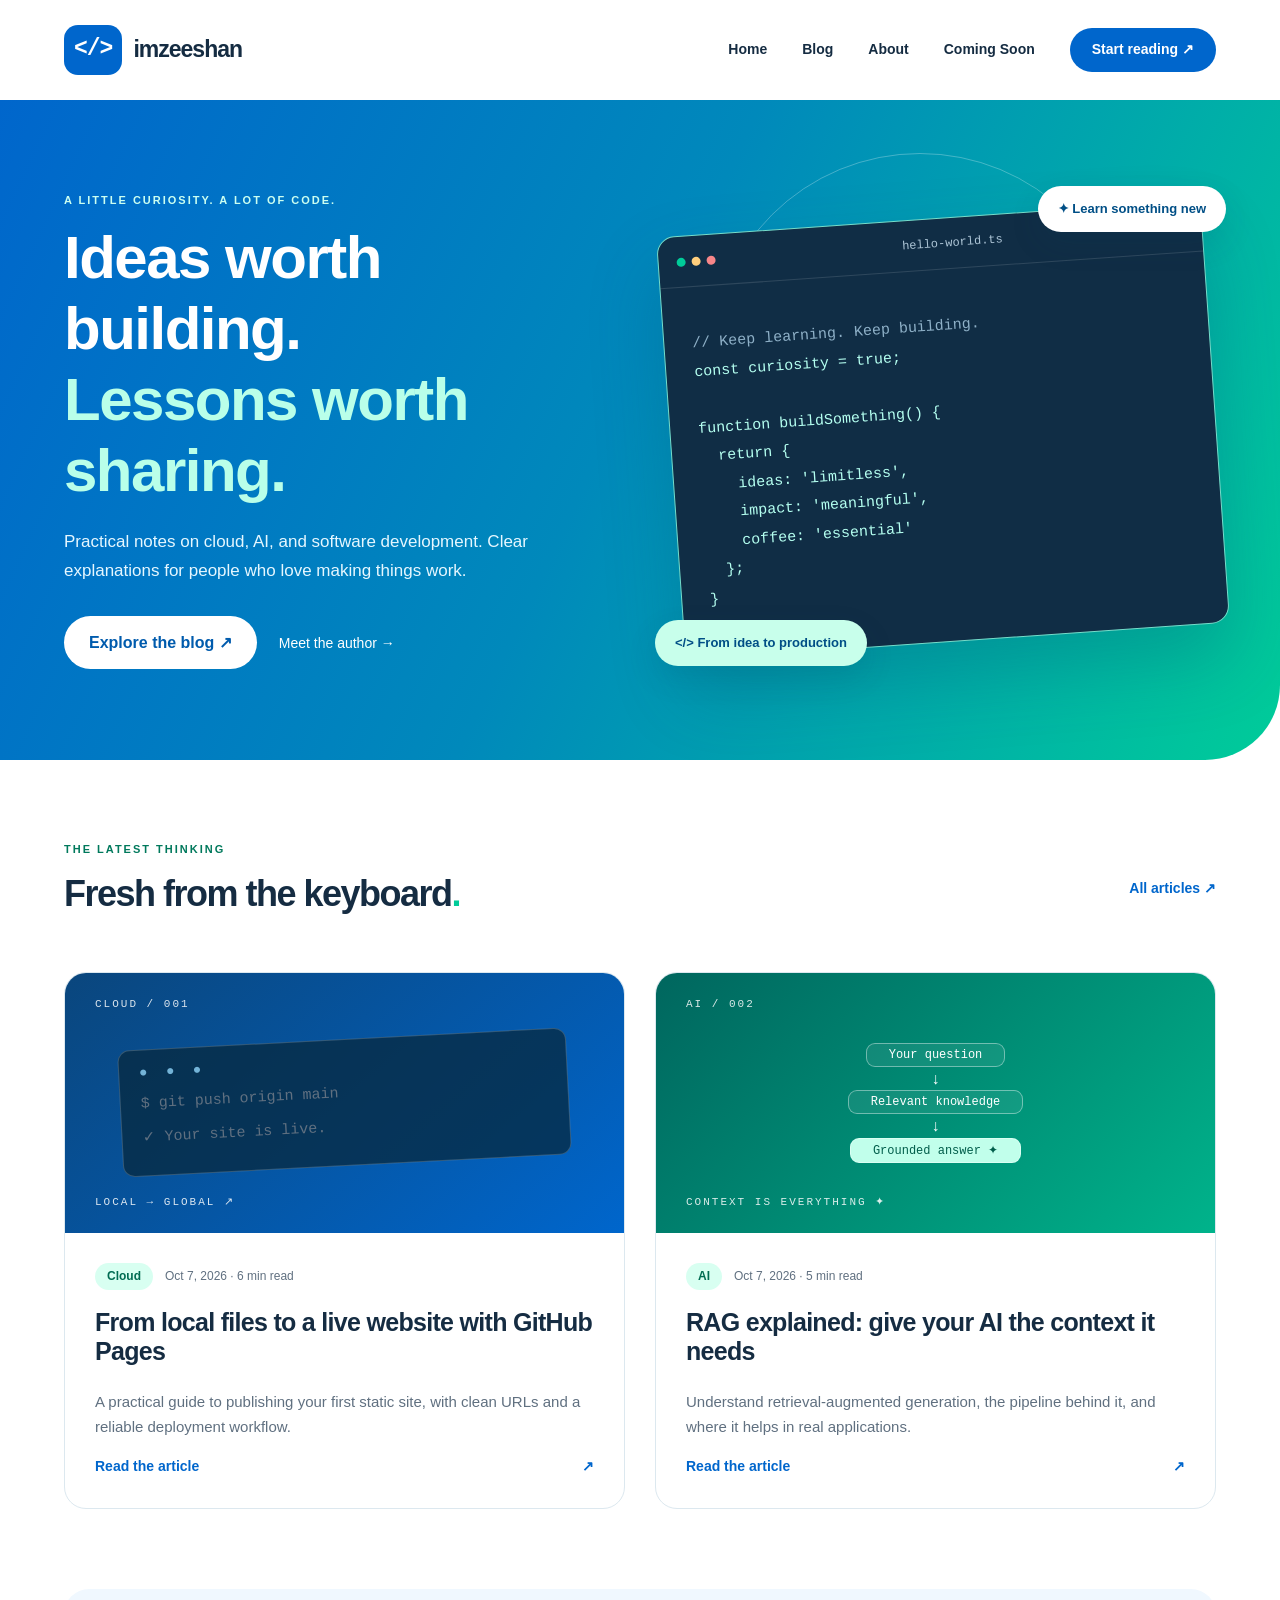
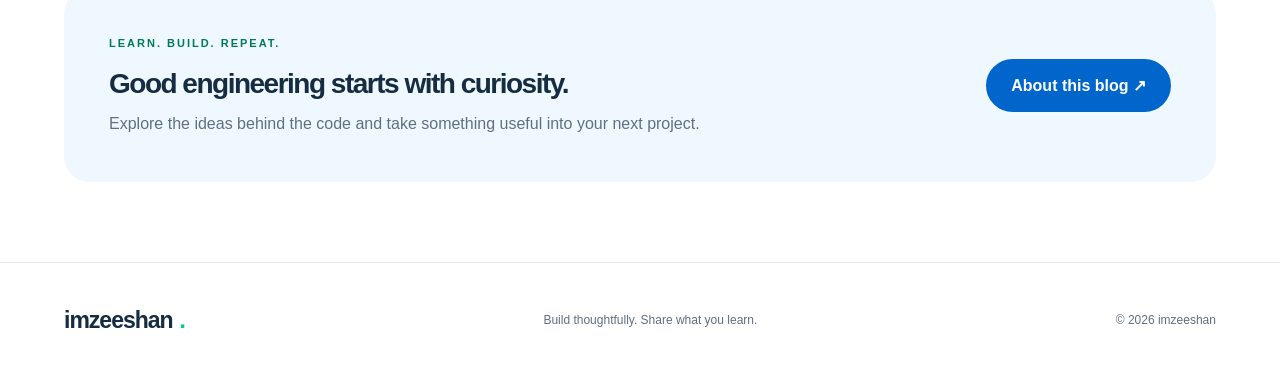
<file: index.html>
<!doctype html><html lang="en"><head><meta charset="utf-8"><meta name="viewport" content="width=device-width, initial-scale=1"><meta name="description" content="Practical articles about software development, cloud architecture, and AI."><title>imzeeshan — Technical notes</title><link rel="stylesheet" href="style.css"><script src="script.js" defer></script></head><body><header class="nav wrap"><a class="brand" href="index.html"><span class="logo">&lt;/&gt;</span> imzeeshan</a><button class="menu" aria-label="Toggle navigation" aria-expanded="false">☰</button><nav aria-label="Main navigation"><a href="index.html">Home</a><a href="blogs.html">Blog</a><a href="about.html">About</a><a href="coming-soon.html">Coming Soon</a><a class="button small" href="blogs.html">Start reading ↗</a></nav></header><main><section class="hero"><div class="wrap hero-grid"><div><div class="eyebrow light">A LITTLE CURIOSITY. A LOT OF CODE.</div><h1>Ideas worth<br>building.<br><span>Lessons worth<br>sharing.</span></h1><p>Practical notes on cloud, AI, and software development. Clear explanations for people who love making things work.</p><a class="button white" href="blogs.html">Explore the blog ↗</a><a class="hero-link" href="about.html">Meet the author →</a></div><div class="hero-art"><div class="orbit"></div><div class="floating label-one">✦ Learn something new</div><div class="code-window"><div class="window-bar"><i></i><i></i><i></i><span>hello-world.ts</span></div><pre><span>// Keep learning. Keep building.</span>
const curiosity = true;

function buildSomething() {
  return {
    ideas: 'limitless',
    impact: 'meaningful',
    coffee: 'essential'
  };
}</pre></div><div class="floating label-two">&lt;/&gt; From idea to production</div></div></div></section><section class="wrap section"><div class="section-heading"><div><div class="eyebrow">THE LATEST THINKING</div><h2>Fresh from the keyboard<span class="dot">.</span></h2></div><a class="read" href="blogs.html">All articles ↗</a></div><div class="cards"><article class="card" data-category="Cloud" data-search="cloud github pages static website deployment"><a class="art cloud" href="github-pages.html" aria-label="Read From local files to a live website"><span class="art-label">CLOUD / 001</span><div class="terminal"><span>● ● ●</span><p>$ git push origin main</p><p class="mint">✓ Your site is live.</p></div><span class="art-bottom">LOCAL → GLOBAL ↗</span></a><div class="card-body"><div class="meta"><span class="tag">Cloud</span> Oct 7, 2026 · 6 min read</div><h3><a href="github-pages.html">From local files to a live website with GitHub Pages</a></h3><p>A practical guide to publishing your first static site, with clean URLs and a reliable deployment workflow.</p><a class="read" href="github-pages.html">Read the article <span>↗</span></a></div></article><article class="card" data-category="AI" data-search="ai retrieval augmented generation rag assistant language model"><a class="art ai" href="rag-explained.html" aria-label="Read RAG explained"><span class="art-label">AI / 002</span><div class="diagram"><span>Your question</span><b>↓</b><span>Relevant knowledge</span><b>↓</b><span class="answer">Grounded answer ✦</span></div><span class="art-bottom">CONTEXT IS EVERYTHING ✦</span></a><div class="card-body"><div class="meta"><span class="tag">AI</span> Oct 7, 2026 · 5 min read</div><h3><a href="rag-explained.html">RAG explained: give your AI the context it needs</a></h3><p>Understand retrieval-augmented generation, the pipeline behind it, and where it helps in real applications.</p><a class="read" href="rag-explained.html">Read the article <span>↗</span></a></div></article></div><p class="empty" hidden>No matching articles. Try another search or category.</p></section><section class="wrap callout"><div><div class="eyebrow">LEARN. BUILD. REPEAT.</div><h2>Good engineering starts with curiosity.</h2><p>Explore the ideas behind the code and take something useful into your next project.</p></div><a class="button" href="about.html">About this blog ↗</a></section></main><footer><div class="wrap footer"><a class="brand" href="index.html">imzeeshan<span class="dot">.</span></a><p>Build thoughtfully. Share what you learn.</p><p>© 2026 imzeeshan</p></div></footer></body></html>
</file>
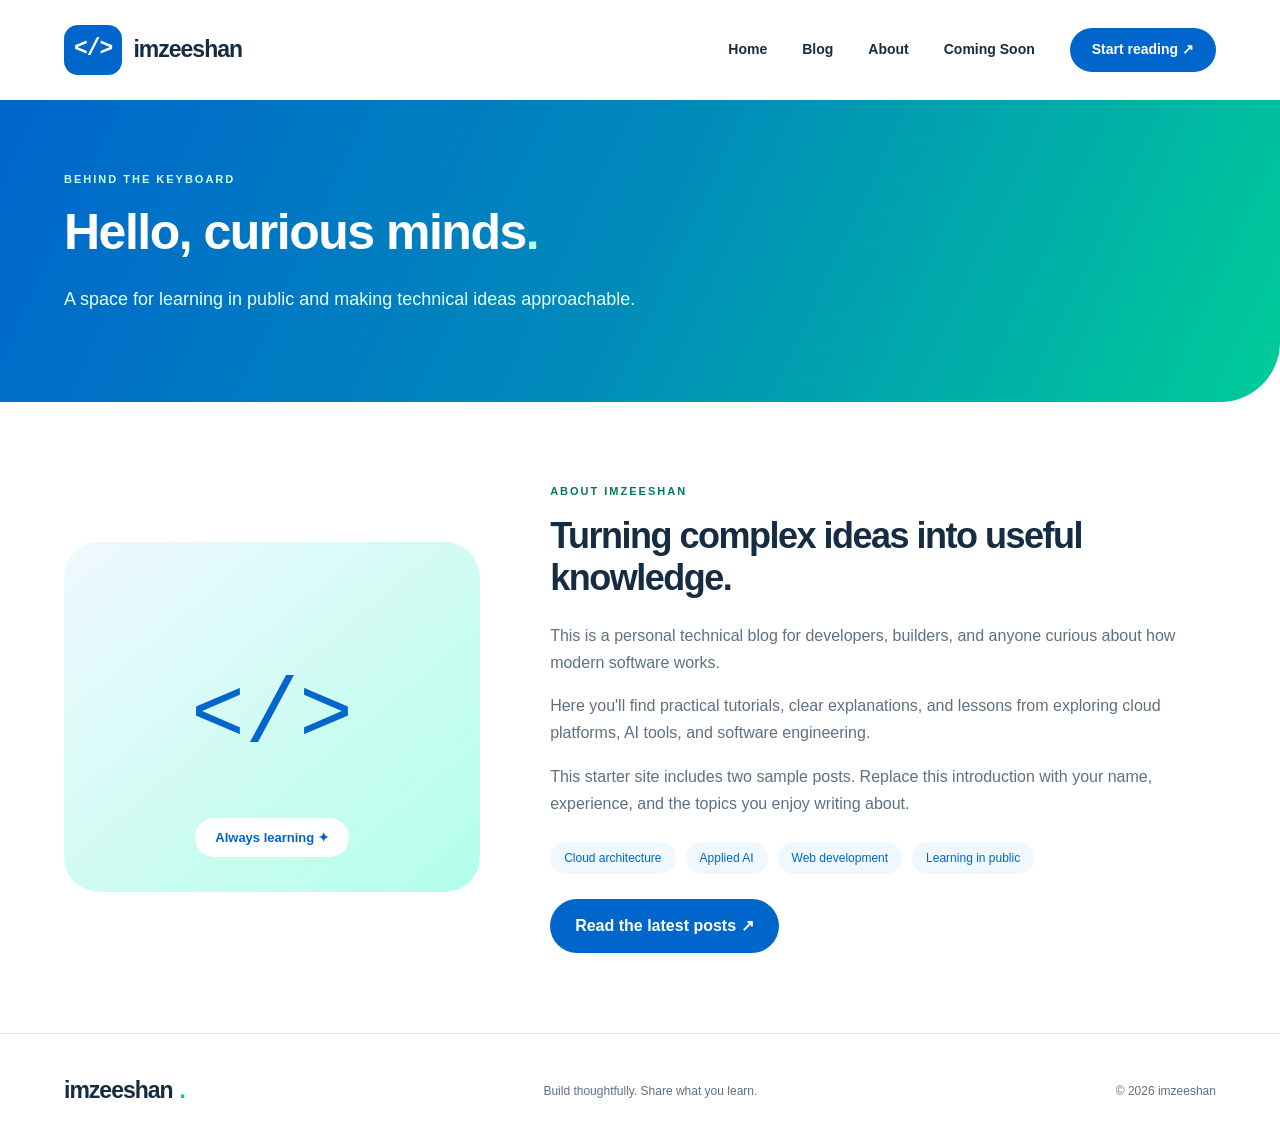
<file: about.html>
<!doctype html><html lang="en"><head><meta charset="utf-8"><meta name="viewport" content="width=device-width, initial-scale=1"><meta name="description" content="Practical articles about software development, cloud architecture, and AI."><title>imzeeshan — Technical notes</title><link rel="stylesheet" href="style.css"><script src="script.js" defer></script></head><body><header class="nav wrap"><a class="brand" href="index.html"><span class="logo">&lt;/&gt;</span> imzeeshan</a><button class="menu" aria-label="Toggle navigation" aria-expanded="false">☰</button><nav aria-label="Main navigation"><a href="index.html">Home</a><a href="blogs.html">Blog</a><a href="about.html">About</a><a href="coming-soon.html">Coming Soon</a><a class="button small" href="blogs.html">Start reading ↗</a></nav></header><main><section class="page-hero"><div class="wrap"><div class="eyebrow light">BEHIND THE KEYBOARD</div><h1>Hello, curious minds<span>.</span></h1><p>A space for learning in public and making technical ideas approachable.</p></div></section><section class="wrap section about"><div class="avatar">&lt;/&gt;<span>Always learning ✦</span></div><div><div class="eyebrow">ABOUT IMZEESHAN</div><h2>Turning complex ideas into useful knowledge.</h2><p>This is a personal technical blog for developers, builders, and anyone curious about how modern software works.</p><p>Here you&#39;ll find practical tutorials, clear explanations, and lessons from exploring cloud platforms, AI tools, and software engineering.</p><p>This starter site includes two sample posts. Replace this introduction with your name, experience, and the topics you enjoy writing about.</p><div class="skills"><span>Cloud architecture</span><span>Applied AI</span><span>Web development</span><span>Learning in public</span></div><a class="button" href="blogs.html">Read the latest posts ↗</a></div></section></main><footer><div class="wrap footer"><a class="brand" href="index.html">imzeeshan<span class="dot">.</span></a><p>Build thoughtfully. Share what you learn.</p><p>© 2026 imzeeshan</p></div></footer></body></html>
</file>
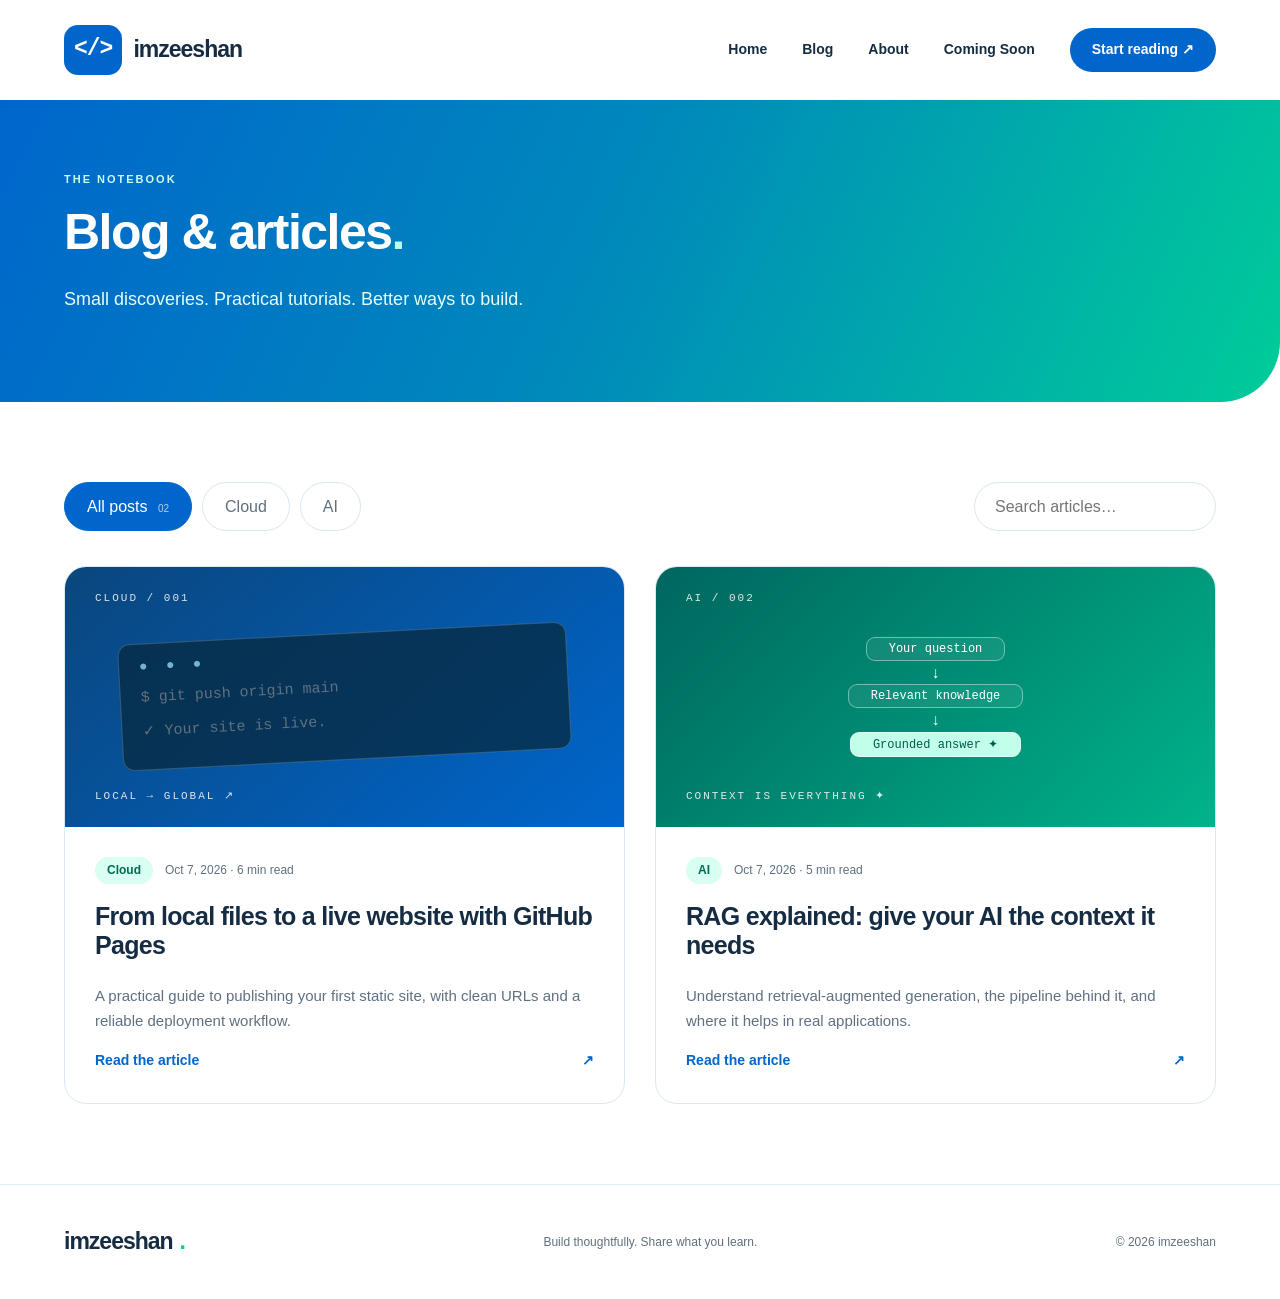
<file: blogs.html>
<!doctype html><html lang="en"><head><meta charset="utf-8"><meta name="viewport" content="width=device-width, initial-scale=1"><meta name="description" content="Practical articles about software development, cloud architecture, and AI."><title>imzeeshan — Technical notes</title><link rel="stylesheet" href="style.css"><script src="script.js" defer></script></head><body><header class="nav wrap"><a class="brand" href="index.html"><span class="logo">&lt;/&gt;</span> imzeeshan</a><button class="menu" aria-label="Toggle navigation" aria-expanded="false">☰</button><nav aria-label="Main navigation"><a href="index.html">Home</a><a href="blogs.html">Blog</a><a href="about.html">About</a><a href="coming-soon.html">Coming Soon</a><a class="button small" href="blogs.html">Start reading ↗</a></nav></header><main><section class="page-hero"><div class="wrap"><div class="eyebrow light">THE NOTEBOOK</div><h1>Blog & articles<span>.</span></h1><p>Small discoveries. Practical tutorials. Better ways to build.</p></div></section><section class="wrap section"><div class="filters"><div role="group" aria-label="Filter articles"><button class="filter active" data-filter="All" aria-pressed="true">All posts <span>02</span></button><button class="filter" data-filter="Cloud" aria-pressed="false">Cloud</button><button class="filter" data-filter="AI" aria-pressed="false">AI</button></div><input id="search" type="search" aria-label="Search articles" placeholder="Search articles…"></div><div class="cards"><article class="card" data-category="Cloud" data-search="cloud github pages static website deployment"><a class="art cloud" href="github-pages.html" aria-label="Read From local files to a live website"><span class="art-label">CLOUD / 001</span><div class="terminal"><span>● ● ●</span><p>$ git push origin main</p><p class="mint">✓ Your site is live.</p></div><span class="art-bottom">LOCAL → GLOBAL ↗</span></a><div class="card-body"><div class="meta"><span class="tag">Cloud</span> Oct 7, 2026 · 6 min read</div><h3><a href="github-pages.html">From local files to a live website with GitHub Pages</a></h3><p>A practical guide to publishing your first static site, with clean URLs and a reliable deployment workflow.</p><a class="read" href="github-pages.html">Read the article <span>↗</span></a></div></article><article class="card" data-category="AI" data-search="ai retrieval augmented generation rag assistant language model"><a class="art ai" href="rag-explained.html" aria-label="Read RAG explained"><span class="art-label">AI / 002</span><div class="diagram"><span>Your question</span><b>↓</b><span>Relevant knowledge</span><b>↓</b><span class="answer">Grounded answer ✦</span></div><span class="art-bottom">CONTEXT IS EVERYTHING ✦</span></a><div class="card-body"><div class="meta"><span class="tag">AI</span> Oct 7, 2026 · 5 min read</div><h3><a href="rag-explained.html">RAG explained: give your AI the context it needs</a></h3><p>Understand retrieval-augmented generation, the pipeline behind it, and where it helps in real applications.</p><a class="read" href="rag-explained.html">Read the article <span>↗</span></a></div></article></div><p class="empty" hidden>No matching articles. Try another search or category.</p></section></main><footer><div class="wrap footer"><a class="brand" href="index.html">imzeeshan<span class="dot">.</span></a><p>Build thoughtfully. Share what you learn.</p><p>© 2026 imzeeshan</p></div></footer></body></html>
</file>
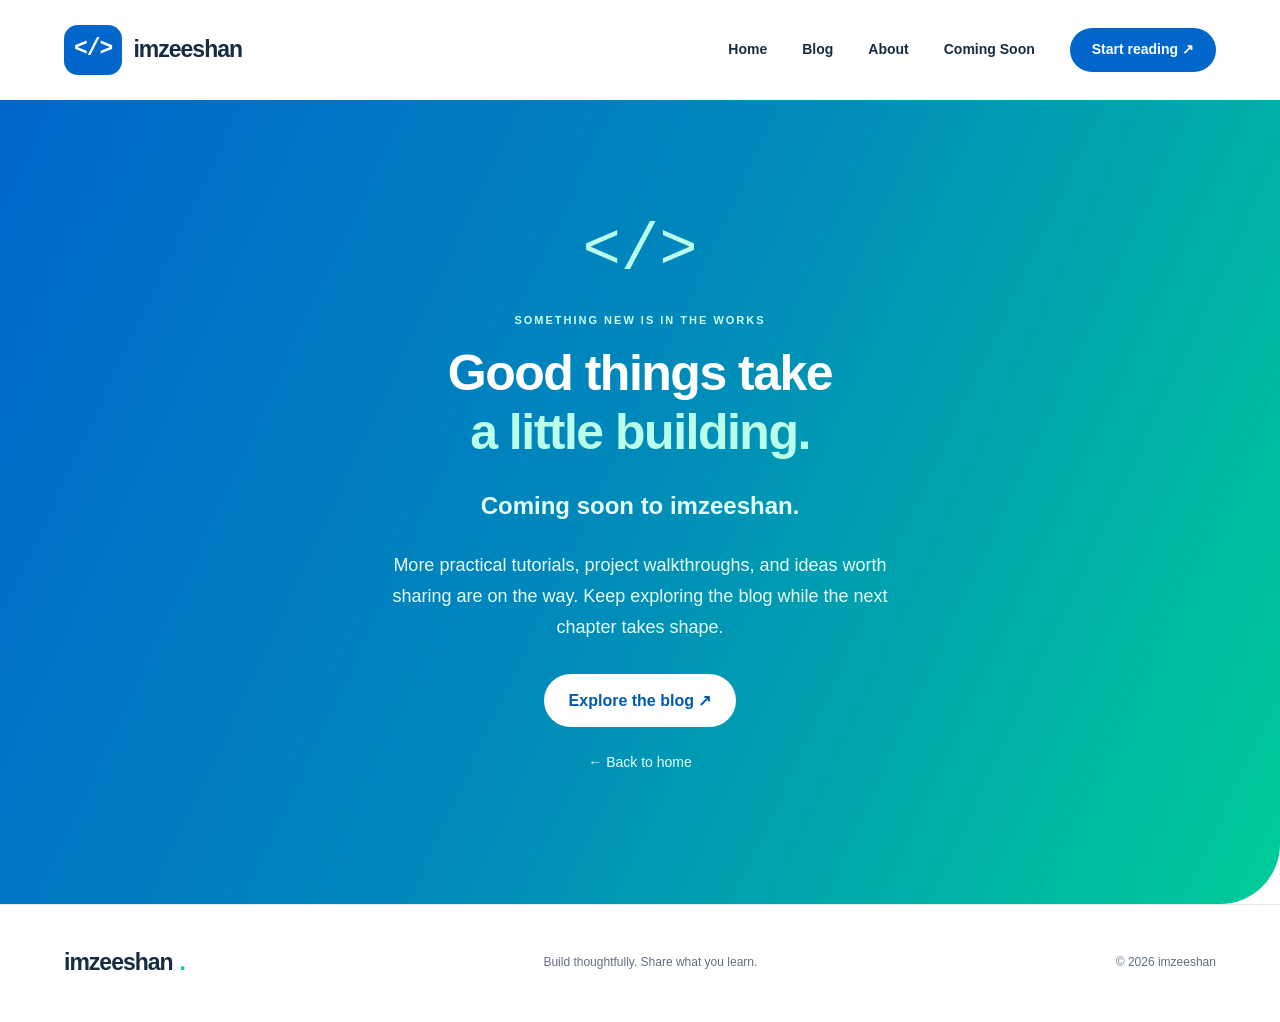
<file: coming-soon.html>
<!doctype html><html lang="en"><head><meta charset="utf-8"><meta name="viewport" content="width=device-width, initial-scale=1"><meta name="description" content="New technical tutorials and project walkthroughs are coming soon to imzeeshan."><title>Coming Soon | imzeeshan</title><link rel="stylesheet" href="style.css"><script src="script.js" defer></script></head><body><header class="nav wrap"><a class="brand" href="index.html"><span class="logo">&lt;/&gt;</span> imzeeshan</a><button class="menu" aria-label="Toggle navigation" aria-expanded="false">☰</button><nav aria-label="Main navigation"><a href="index.html">Home</a><a href="blogs.html">Blog</a><a href="about.html">About</a><a href="coming-soon.html">Coming Soon</a><a class="button small" href="blogs.html">Start reading ↗</a></nav></header><main><section class="page-hero" style="min-height:70vh;display:flex;align-items:center;text-align:center"><div class="wrap" style="max-width:780px;padding:45px 0"><div aria-hidden="true" style="font:64px monospace;margin-bottom:24px;color:#b9ffe9">&lt;/&gt;</div><div class="eyebrow light">SOMETHING NEW IS IN THE WORKS</div><h1>Good things take<br><span>a little building.</span></h1><p style="font-size:24px;font-weight:bold">Coming soon to imzeeshan.</p><p style="max-width:540px;margin:0 auto 32px">More practical tutorials, project walkthroughs, and ideas worth sharing are on the way. Keep exploring the blog while the next chapter takes shape.</p><a class="button white" href="blogs.html">Explore the blog ↗</a><p style="margin-top:24px;font-size:14px"><a href="index.html">← Back to home</a></p></div></section></main><footer><div class="wrap footer"><a class="brand" href="index.html">imzeeshan<span class="dot">.</span></a><p>Build thoughtfully. Share what you learn.</p><p>© 2026 imzeeshan</p></div></footer></body></html>
</file>
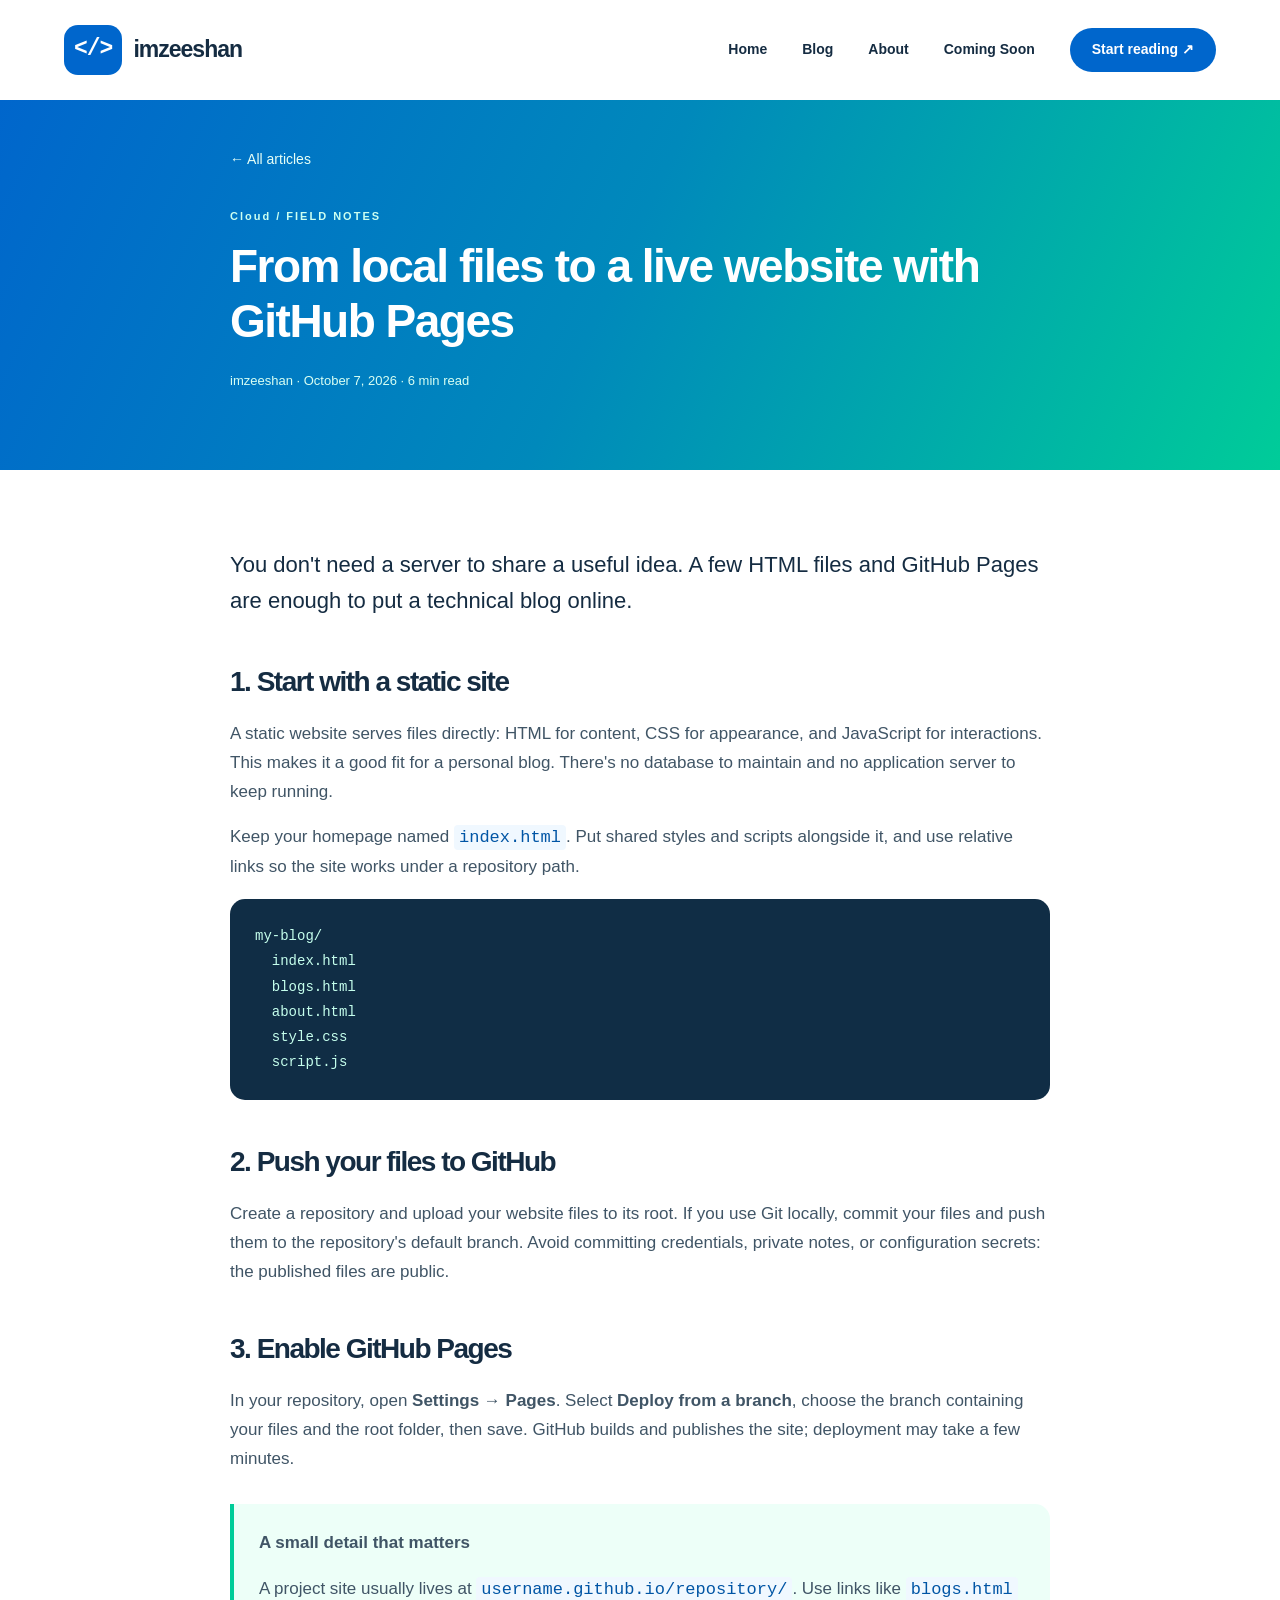
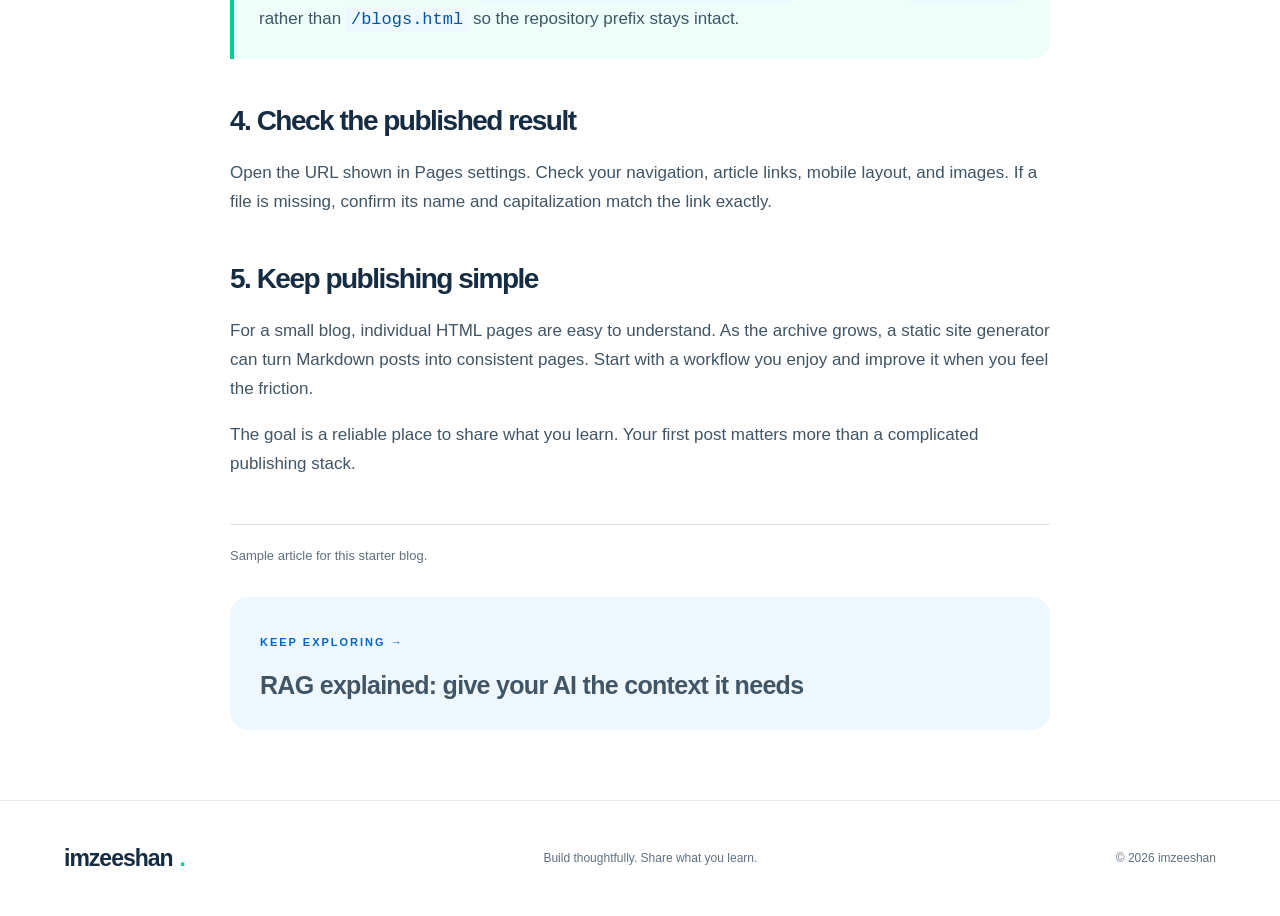
<file: github-pages.html>
<!doctype html><html lang="en"><head><meta charset="utf-8"><meta name="viewport" content="width=device-width, initial-scale=1"><meta name="description" content="Practical articles about software development, cloud architecture, and AI."><title>From local files to a live website with GitHub Pages | imzeeshan</title><link rel="stylesheet" href="style.css"><script src="script.js" defer></script></head><body><header class="nav wrap"><a class="brand" href="index.html"><span class="logo">&lt;/&gt;</span> imzeeshan</a><button class="menu" aria-label="Toggle navigation" aria-expanded="false">☰</button><nav aria-label="Main navigation"><a href="index.html">Home</a><a href="blogs.html">Blog</a><a href="about.html">About</a><a href="coming-soon.html">Coming Soon</a><a class="button small" href="blogs.html">Start reading ↗</a></nav></header><main><section class="article-hero"><div class="wrap article-width"><a class="back" href="blogs.html">← All articles</a><div class="eyebrow light">Cloud / FIELD NOTES</div><h1>From local files to a live website with GitHub Pages</h1><p>imzeeshan · October 7, 2026 · 6 min read</p></div></section><div class="wrap article-width article-layout"><article class="prose"><p class="lead">You don&#39;t need a server to share a useful idea. A few HTML files and GitHub Pages are enough to put a technical blog online.</p><h2>1. Start with a static site</h2><p>A static website serves files directly: HTML for content, CSS for appearance, and JavaScript for interactions. This makes it a good fit for a personal blog. There&#39;s no database to maintain and no application server to keep running.</p><p>Keep your homepage named <code>index.html</code>. Put shared styles and scripts alongside it, and use relative links so the site works under a repository path.</p><pre><code>my-blog/
  index.html
  blogs.html
  about.html
  style.css
  script.js</code></pre><h2>2. Push your files to GitHub</h2><p>Create a repository and upload your website files to its root. If you use Git locally, commit your files and push them to the repository&#39;s default branch. Avoid committing credentials, private notes, or configuration secrets: the published files are public.</p><h2>3. Enable GitHub Pages</h2><p>In your repository, open <strong>Settings → Pages</strong>. Select <strong>Deploy from a branch</strong>, choose the branch containing your files and the root folder, then save. GitHub builds and publishes the site; deployment may take a few minutes.</p><div class="note"><strong>A small detail that matters</strong><p>A project site usually lives at <code>username.github.io/repository/</code>. Use links like <code>blogs.html</code> rather than <code>/blogs.html</code> so the repository prefix stays intact.</p></div><h2>4. Check the published result</h2><p>Open the URL shown in Pages settings. Check your navigation, article links, mobile layout, and images. If a file is missing, confirm its name and capitalization match the link exactly.</p><h2>5. Keep publishing simple</h2><p>For a small blog, individual HTML pages are easy to understand. As the archive grows, a static site generator can turn Markdown posts into consistent pages. Start with a workflow you enjoy and improve it when you feel the friction.</p><p>The goal is a reliable place to share what you learn. Your first post matters more than a complicated publishing stack.</p><hr><p class="sample">Sample article for this starter blog.</p><a class="next" href="rag-explained.html"><small>KEEP EXPLORING →</small><h3>RAG explained: give your AI the context it needs</h3></a></article></div></main><footer><div class="wrap footer"><a class="brand" href="index.html">imzeeshan<span class="dot">.</span></a><p>Build thoughtfully. Share what you learn.</p><p>© 2026 imzeeshan</p></div></footer></body></html>
</file>
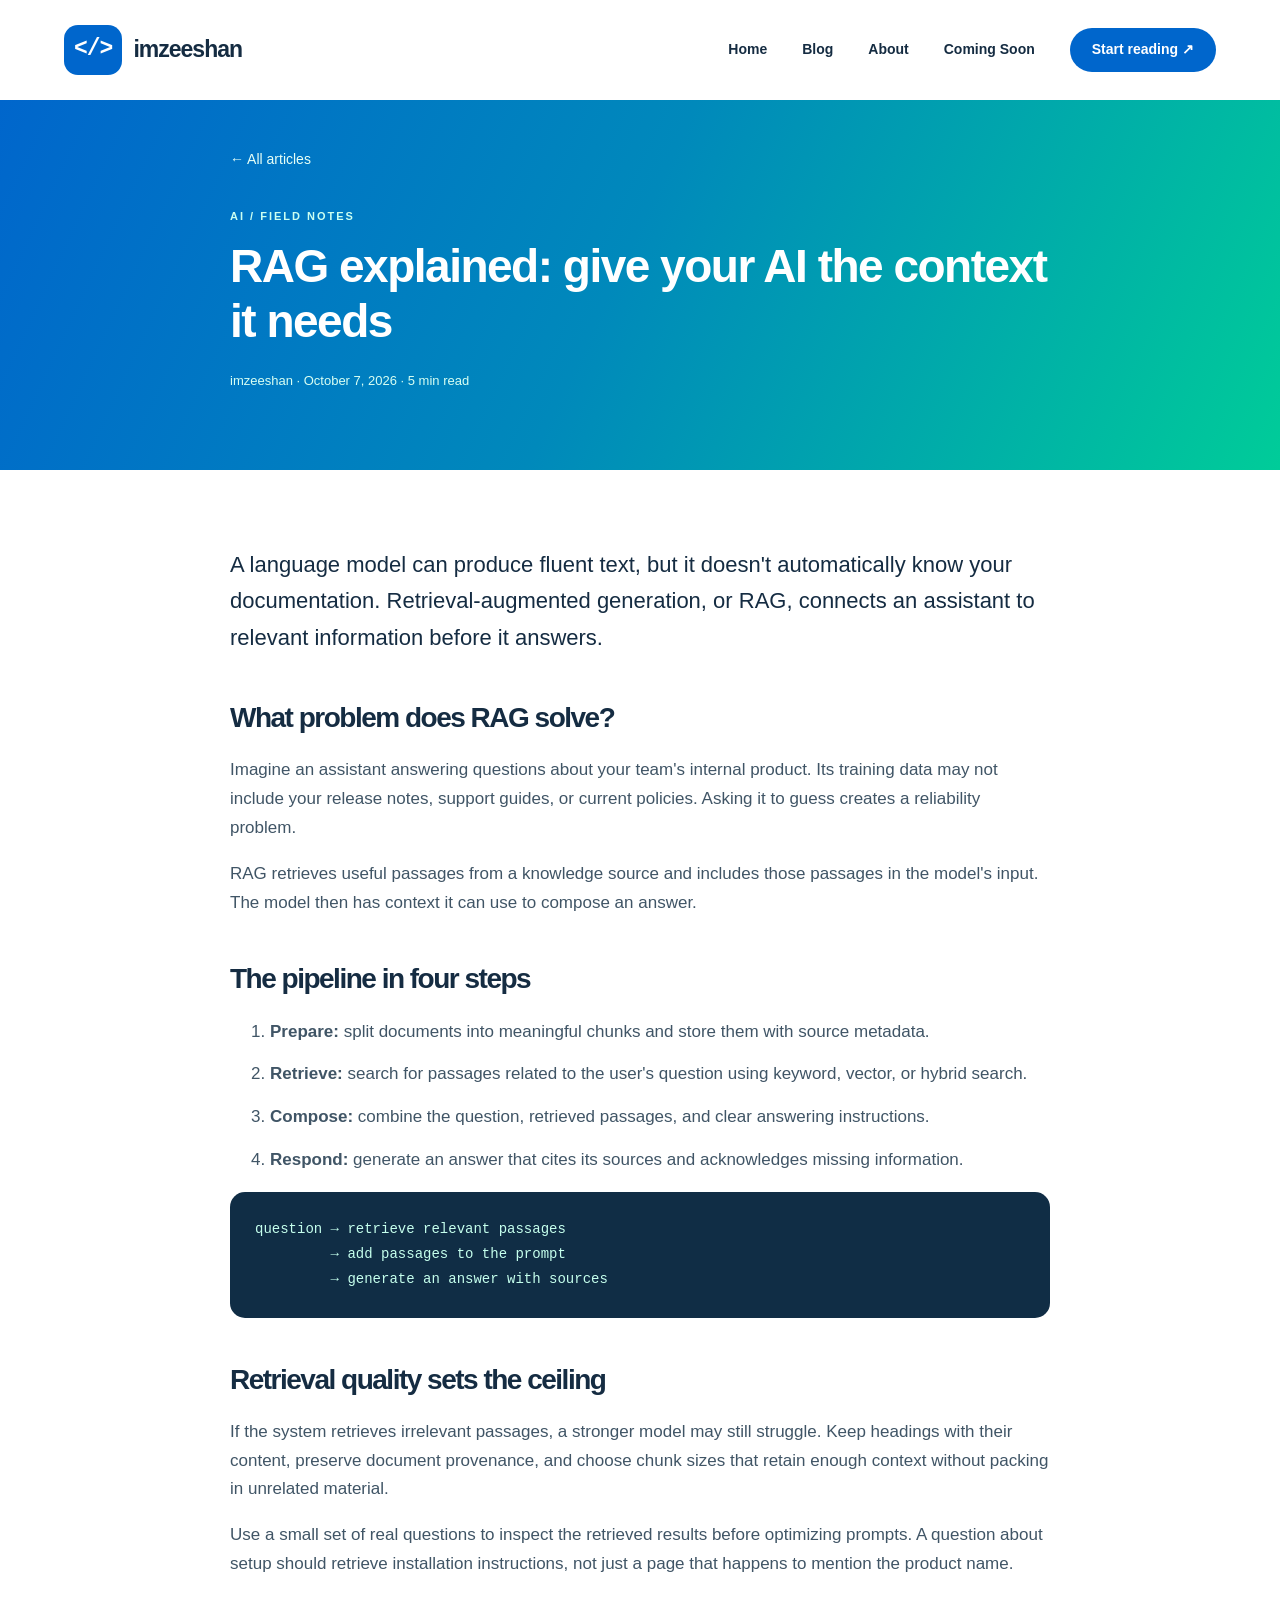
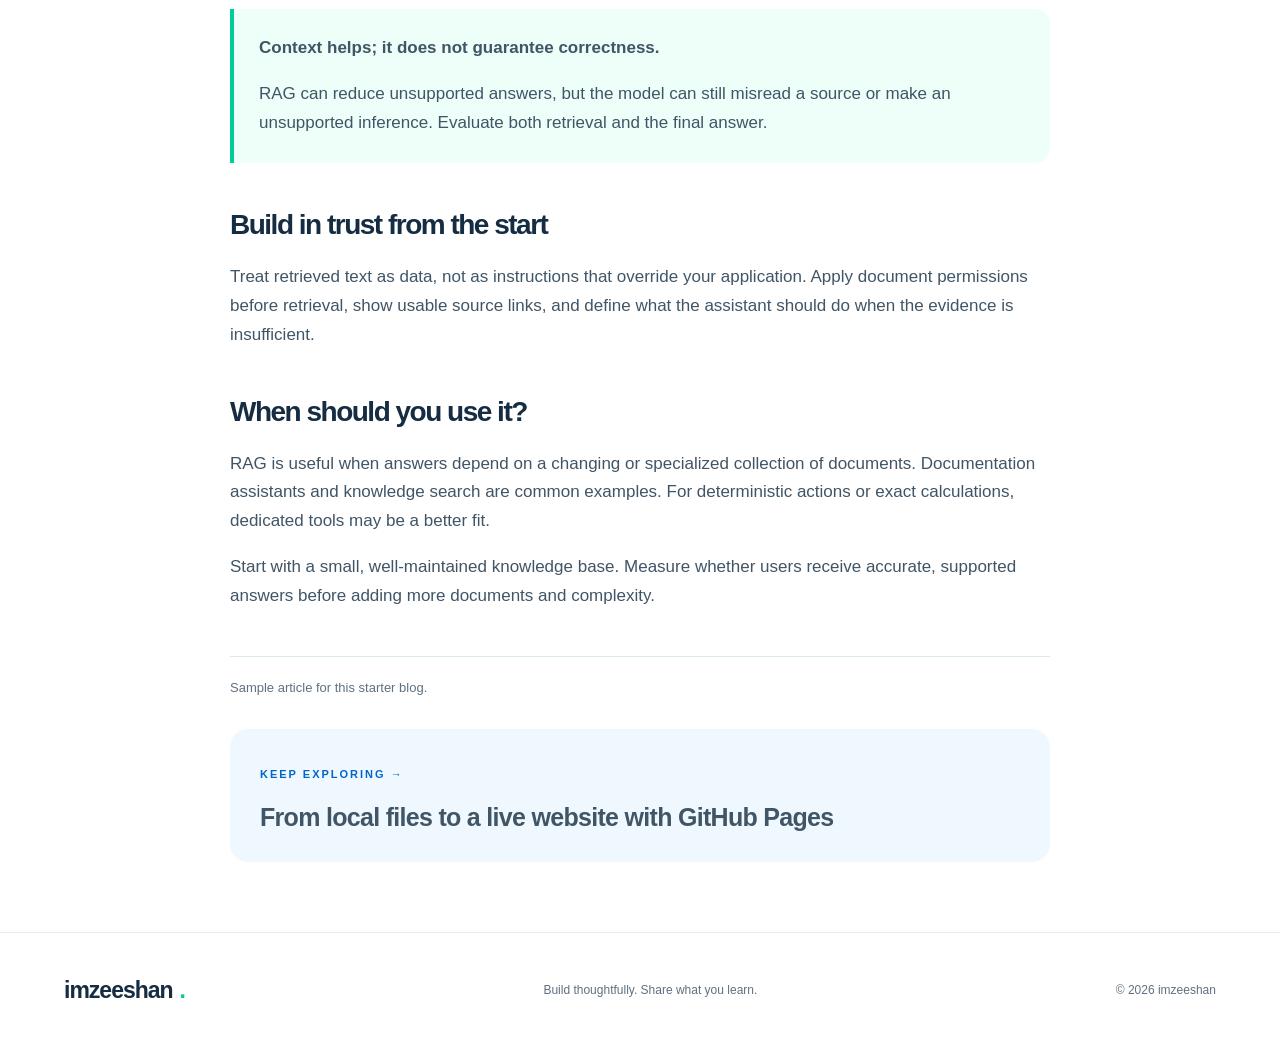
<file: rag-explained.html>
<!doctype html><html lang="en"><head><meta charset="utf-8"><meta name="viewport" content="width=device-width, initial-scale=1"><meta name="description" content="Practical articles about software development, cloud architecture, and AI."><title>RAG explained: give your AI the context it needs | imzeeshan</title><link rel="stylesheet" href="style.css"><script src="script.js" defer></script></head><body><header class="nav wrap"><a class="brand" href="index.html"><span class="logo">&lt;/&gt;</span> imzeeshan</a><button class="menu" aria-label="Toggle navigation" aria-expanded="false">☰</button><nav aria-label="Main navigation"><a href="index.html">Home</a><a href="blogs.html">Blog</a><a href="about.html">About</a><a href="coming-soon.html">Coming Soon</a><a class="button small" href="blogs.html">Start reading ↗</a></nav></header><main><section class="article-hero"><div class="wrap article-width"><a class="back" href="blogs.html">← All articles</a><div class="eyebrow light">AI / FIELD NOTES</div><h1>RAG explained: give your AI the context it needs</h1><p>imzeeshan · October 7, 2026 · 5 min read</p></div></section><div class="wrap article-width article-layout"><article class="prose"><p class="lead">A language model can produce fluent text, but it doesn&#39;t automatically know your documentation. Retrieval-augmented generation, or RAG, connects an assistant to relevant information before it answers.</p><h2>What problem does RAG solve?</h2><p>Imagine an assistant answering questions about your team&#39;s internal product. Its training data may not include your release notes, support guides, or current policies. Asking it to guess creates a reliability problem.</p><p>RAG retrieves useful passages from a knowledge source and includes those passages in the model&#39;s input. The model then has context it can use to compose an answer.</p><h2>The pipeline in four steps</h2><ol><li><strong>Prepare:</strong> split documents into meaningful chunks and store them with source metadata.</li><li><strong>Retrieve:</strong> search for passages related to the user&#39;s question using keyword, vector, or hybrid search.</li><li><strong>Compose:</strong> combine the question, retrieved passages, and clear answering instructions.</li><li><strong>Respond:</strong> generate an answer that cites its sources and acknowledges missing information.</li></ol><pre><code>question → retrieve relevant passages
         → add passages to the prompt
         → generate an answer with sources</code></pre><h2>Retrieval quality sets the ceiling</h2><p>If the system retrieves irrelevant passages, a stronger model may still struggle. Keep headings with their content, preserve document provenance, and choose chunk sizes that retain enough context without packing in unrelated material.</p><p>Use a small set of real questions to inspect the retrieved results before optimizing prompts. A question about setup should retrieve installation instructions, not just a page that happens to mention the product name.</p><div class="note"><strong>Context helps; it does not guarantee correctness.</strong><p>RAG can reduce unsupported answers, but the model can still misread a source or make an unsupported inference. Evaluate both retrieval and the final answer.</p></div><h2>Build in trust from the start</h2><p>Treat retrieved text as data, not as instructions that override your application. Apply document permissions before retrieval, show usable source links, and define what the assistant should do when the evidence is insufficient.</p><h2>When should you use it?</h2><p>RAG is useful when answers depend on a changing or specialized collection of documents. Documentation assistants and knowledge search are common examples. For deterministic actions or exact calculations, dedicated tools may be a better fit.</p><p>Start with a small, well-maintained knowledge base. Measure whether users receive accurate, supported answers before adding more documents and complexity.</p><hr><p class="sample">Sample article for this starter blog.</p><a class="next" href="github-pages.html"><small>KEEP EXPLORING →</small><h3>From local files to a live website with GitHub Pages</h3></a></article></div></main><footer><div class="wrap footer"><a class="brand" href="index.html">imzeeshan<span class="dot">.</span></a><p>Build thoughtfully. Share what you learn.</p><p>© 2026 imzeeshan</p></div></footer></body></html>
</file>
<file: style.css>
:root{--mint:#00cc99;--blue:#0066cc;--pale:#f0f8ff;--ink:#152c42;--muted:#607080}*{box-sizing:border-box}body{margin:0;font-family:Arial,Helvetica,sans-serif;color:var(--ink);line-height:1.7}a{color:inherit;text-decoration:none}a:hover{color:var(--blue)}button,input{font:inherit}button,a,input{ -webkit-tap-highlight-color:transparent}a:focus-visible,button:focus-visible,input:focus-visible{outline:3px solid #0066cc;outline-offset:5px}.wrap{width:min(1180px,90%);margin:auto}.nav{height:100px;display:flex;align-items:center;justify-content:space-between}.brand{font-size:23px;font-weight:800;letter-spacing:-1px;display:flex;align-items:center;gap:7px}.brand>span:not(.logo):not(.dot){font-weight:400}.logo{background:var(--blue);color:white;border-radius:14px;padding:5px 10px;margin-right:4px;font-family:monospace}.nav nav{display:flex;gap:35px;align-items:center;font-weight:600;font-size:14px}.button{display:inline-block;background:var(--blue);color:white;border-radius:30px;padding:13px 25px;font-weight:700;transition:transform .2s,background .2s}.button:hover{background:#004d99;color:white;transform:translateY(-2px)}.small{padding:10px 22px}.menu{display:none}.hero,.page-hero,.article-hero{background:linear-gradient(115deg,#0066cc 0%,#0089bb 48%,#00cc99 100%);color:white;position:relative;overflow:hidden}.hero{border-radius:0 0 75px 0}.hero-grid{display:grid;grid-template-columns:1fr 1fr;gap:60px;align-items:center;min-height:660px;padding:65px 0}.eyebrow{font-size:11px;font-weight:800;letter-spacing:2px;color:#00795c;margin-bottom:14px}.light{color:#cbfff1}h1,h2,h3{line-height:1.18;letter-spacing:-1.5px;margin:0 0 22px}h1{font-size:60px}h1 span{color:#b9ffe9}.hero p{max-width:490px;color:#e5f7ff;font-size:17px;margin-bottom:30px}.white{background:white;color:#005bad}.white:hover{background:#d1fff0;color:#005bad}.hero-link{margin-left:22px;color:white;font-size:14px}.hero-art{position:relative}.code-window{background:#102d45;border:1px solid #75dcca;border-radius:18px;box-shadow:0 35px 70px #004c7040;transform:rotate(-4deg);position:relative;z-index:1}.window-bar{border-bottom:1px solid #ffffff20;padding:18px;display:flex;gap:6px;align-items:center}.window-bar i{width:9px;height:9px;background:var(--mint);border-radius:50%}.window-bar i:nth-child(2){background:#ffcf7d}.window-bar i:nth-child(3){background:#f78689}.window-bar span{font:12px monospace;margin:auto;color:#aec6d7}.code-window pre{padding:28px;font-size:15px;line-height:1.9;color:#b4fff0;overflow:auto}.code-window pre span{color:#8eb0c7}.orbit{position:absolute;width:420px;height:420px;border:1px solid #ffffff45;border-radius:50%;top:-65px;left:40px}.floating{position:absolute;z-index:2;border-radius:30px;background:white;color:#004f86;padding:12px 20px;font-size:13px;font-weight:bold;box-shadow:0 12px 30px #003d6020}.label-one{top:-32px;right:-10px}.label-two{bottom:-24px;left:-15px;background:#c8ffeb}.section{padding-top:80px;padding-bottom:80px}.section-heading{display:flex;justify-content:space-between;gap:25px;align-items:center;margin-bottom:35px}h2{font-size:36px}.dot{color:var(--mint)}.cards{display:grid;grid-template-columns:1fr 1fr;gap:30px}.card{border:1px solid #dce8ef;border-radius:22px;overflow:hidden;transition:box-shadow .2s,transform .2s;background:white}.card:hover{transform:translateY(-4px);box-shadow:0 18px 40px #003e7210}.art{height:260px;display:flex;flex-direction:column;justify-content:space-between;padding:25px 30px;color:white;overflow:hidden}.art:hover{color:white}.cloud{background:linear-gradient(140deg,#0a467d,#0066cc)}.ai{background:linear-gradient(135deg,#00665e,#00b38b)}.art-label,.art-bottom{font:11px monospace;letter-spacing:2px;opacity:.85}.terminal{background:#08283dbb;border:1px solid #ffffff30;border-radius:12px;padding:14px 20px;margin:12px auto;width:90%;font:14px monospace;transform:rotate(-3deg)}.terminal>span{color:#73b3d7;letter-spacing:5px}.mint{color:#7fffd4}.diagram{display:flex;align-items:center;gap:3px;flex-direction:column;margin:5px}.diagram>span{padding:4px 22px;border:1px solid #ffffff66;border-radius:9px;font:12px monospace;background:#ffffff12}.diagram b{line-height:1.1}.diagram .answer{background:#c1ffeb;color:#005d4a}.card-body{padding:30px}.meta{font-size:12px;color:var(--muted);display:flex;align-items:center;gap:12px;margin-bottom:18px}.tag{background:#d8fff1;color:#006c52;padding:3px 12px;border-radius:20px;font-weight:bold}h3{font-size:25px;letter-spacing:-.7px}.card p{color:var(--muted);font-size:15px}.read{font-size:14px;color:var(--blue);font-weight:700;display:flex;justify-content:space-between;gap:20px}.callout{background:var(--pale);border-radius:25px;padding:45px;margin-bottom:80px;display:flex;align-items:center;justify-content:space-between;gap:45px}.callout h2{font-size:28px;margin-bottom:10px}.callout p{color:var(--muted);margin:0}.callout .button{flex-shrink:0}footer{border-top:1px solid #e1ebf1;padding:35px 0}.footer{display:flex;align-items:center;justify-content:space-between;gap:25px}.footer p{font-size:12px;color:var(--muted)}.page-hero{padding:70px 0;border-radius:0 0 60px 0}.page-hero h1{font-size:50px}.page-hero p{color:#e5fff8;font-size:18px}.filters{display:flex;justify-content:space-between;gap:25px;margin-bottom:35px;align-items:center}.filters>div{display:flex;gap:10px}.filter{border:1px solid #dae6ed;background:white;border-radius:30px;padding:10px 22px;cursor:pointer;color:var(--muted)}.filter.active{background:var(--blue);color:white;border-color:var(--blue)}.filter span{font-size:10px;opacity:.7;margin-left:6px}input{border:1px solid #dae6ed;border-radius:30px;padding:10px 20px;max-width:100%}.empty{text-align:center;padding:35px;color:var(--muted)}[hidden]{display:none!important}.about{display:grid;grid-template-columns:1fr 1.6fr;gap:70px;align-items:center}.about p{color:var(--muted)}.avatar{height:350px;border-radius:35px;background:linear-gradient(140deg,var(--pale),#b2ffe8);display:flex;align-items:center;justify-content:center;color:var(--blue);font:90px monospace;position:relative}.avatar span{position:absolute;bottom:35px;font:bold 13px Arial;border-radius:30px;background:white;padding:12px 20px}.skills{display:flex;flex-wrap:wrap;gap:10px;margin:25px 0}.skills span{background:var(--pale);color:var(--blue);padding:6px 14px;border-radius:20px;font-size:12px}.article-width{max-width:820px}.article-hero{padding:45px 0 65px}.article-hero h1{font-size:46px}.article-hero p{font-size:13px;color:#d8fff3}.back{display:inline-block;color:#e6fff6;margin-bottom:35px;font-size:14px}.article-layout{padding-top:55px;padding-bottom:70px}.prose{font-size:17px;color:#405566}.prose .lead{font-size:22px;color:var(--ink);line-height:1.65}.prose h2{font-size:28px;color:var(--ink);margin-top:45px}.prose pre{background:#102d45;color:#c5ffed;padding:25px;border-radius:15px;overflow:auto;font-size:14px;line-height:1.8}.prose p code{background:var(--pale);padding:3px 5px;color:#0055a5;border-radius:4px}.prose li{margin-bottom:14px}.note{background:#edfff8;border-left:4px solid var(--mint);padding:25px;border-radius:0 15px 15px 0;margin-top:30px}.note p{margin-bottom:0}.prose hr{border:0;border-top:1px solid #dce8ef;margin:45px 0 20px}.sample{font-size:13px;color:var(--muted)}.next{display:block;background:var(--pale);padding:30px;border-radius:18px;margin-top:30px}.next small{color:var(--blue);font-size:11px;font-weight:bold;letter-spacing:2px}.next h3{margin:15px 0 0}@media(max-width:800px){.hero-grid{grid-template-columns:1fr;gap:65px;padding:55px 0 80px}.hero-art{max-width:530px;width:95%;margin:auto}.hero h1{font-size:48px}.hero{border-radius:0 0 40px 0}.cards{grid-template-columns:1fr}.section{padding-top:50px;padding-bottom:50px}.section-heading{align-items:flex-start}h2{font-size:29px}.callout{flex-direction:column;align-items:flex-start;padding:30px;margin-bottom:50px;gap:25px}.footer{flex-direction:column;gap:5px;align-items:flex-start}.nav{height:80px;position:relative}.brand{font-size:19px}.menu{display:block;border:0;background:var(--pale);border-radius:10px;padding:5px 12px;color:var(--blue);font-size:22px}.nav nav{display:none;position:absolute;top:80px;left:-5.5%;width:111%;background:white;padding:25px;z-index:10;box-shadow:0 15px 20px #002a4515}.nav nav.open{display:flex;flex-direction:column;align-items:flex-start;gap:20px}.filters{flex-direction:column;align-items:flex-start}.filters input{width:100%}.page-hero h1{font-size:37px}.about{grid-template-columns:1fr;gap:35px}.avatar{height:240px}.article-hero h1{font-size:34px}.hero-link{display:inline-block;margin:20px}.code-window pre{font-size:12px;padding:18px}.orbit{width:280px;height:280px}.floating{font-size:11px}.meta{flex-wrap:wrap}.art{height:240px}.card-body{padding:24px}}@media(prefers-reduced-motion:reduce){*{transition:none!important;scroll-behavior:auto!important}}
</file>
